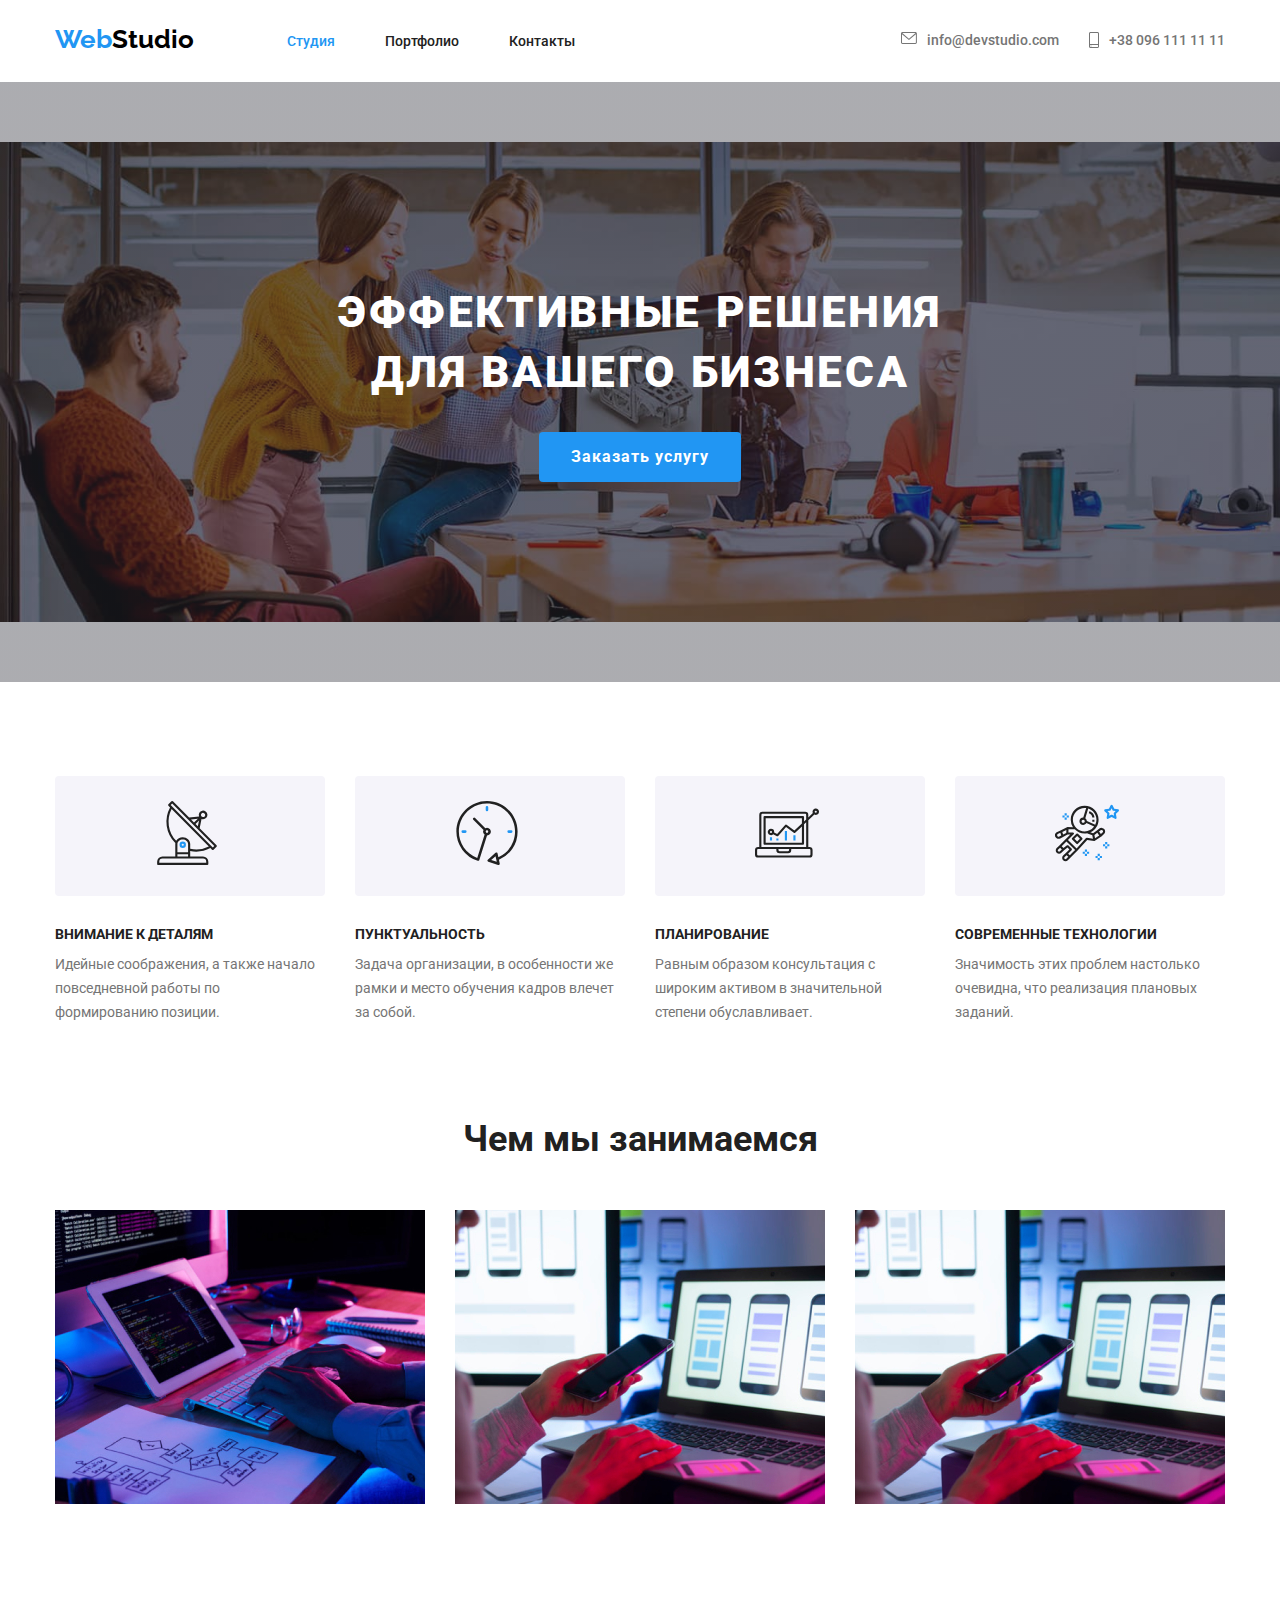
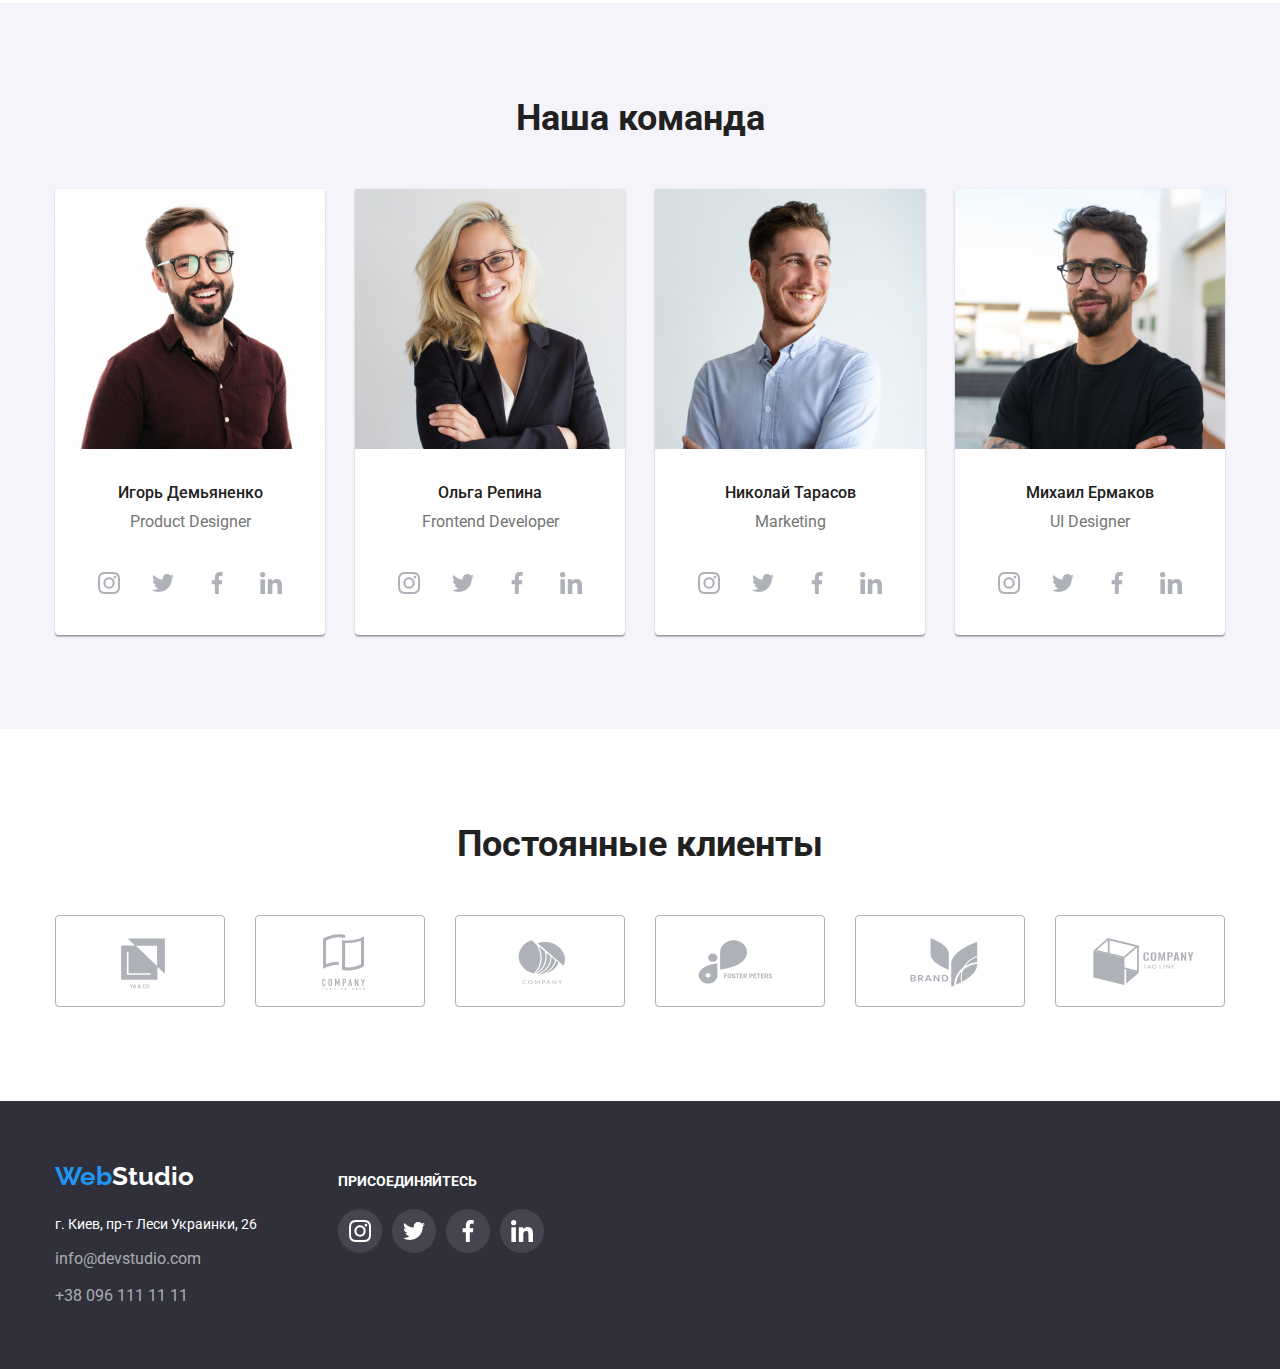
<file: index.html>
<!DOCTYPE html>
<html lang="ru">
<head>
  <meta charset="UTF-8">
  <meta http-equiv="X-UA-Compatible" content="IE=edge">
  <meta name="viewport" content="width=device-width, initial-scale=1.0">
  <link rel="stylesheet" href="./css/modern-normalize.css">
  <link rel="preconnect" href="https://fonts.googleapis.com">
  <link rel="preconnect" href="https://fonts.gstatic.com" crossorigin>
  <link href="https://fonts.googleapis.com/css2?family=Raleway:wght@700&family=Roboto:wght@400;500;700;900&display=swap"
    rel="stylesheet">
  <link rel="stylesheet" href="./css/style.css">
  <title>WebStudio</title>
</head>
<body>
  <!--header-->
  <header>
    <div class="container flex-box">
      <!--navigation-->
      <nav class="nav flex-box">
        <a href="./index.html" class="main-title">
          Web<span class="title-top">Studio</span>
        </a>
        <ul class="main-nav flex-box list">
          <li><a class="nav-link curent-page" href="./index.html">Студия</a></li>
          <li><a class="nav-link" href="./portofolio.html">Портфолио</a></li>
          <li><a class="nav-link" href="">Контакты</a></li>
        </ul>
      </nav>
        <!--some contact info-->  
      <div class="contact-nav flex-box">
        <a class="flex-box" href="mailto:info@devstudio.com">
          <svg class="icon-mail" width="16" height="12">
            <use href="./img/index/icons.svg#icon-mail"></use>
          </svg>
          info@devstudio.com
        </a>
        <a class="flex-box" href="tel:+380961111111">
          <svg class="icon-smartphone" width="10" height="16" >
            <use href="./img/index/icons.svg#icon-smartphone"></use>
          </svg>
          +38 096 111 11 11
        </a>
      </div>
    </div>
  </header>
  <main>
    <!--hero section-->
    <section class="hero">
      <div class="container"> 
        <h1 class="hero-title">Эффективные решения для вашего бизнеса</h1>
        <button type="button" class="hero-button button">Заказать услугу</button>
      </div>
    </section>
    <!--benefits-->
    <section class="section benefits">
      <div class="container"> 
        <h2 class="visually-hidden">Особенности</h2>
        <ul class="list benefits-elements flex-box">
          <li class="benefits-element">
            <div class="benefits-field flex-box" href="">
              <svg class="benefits-icon">
                <use href="./img/index/icons.svg#icon-antenna"></use>
              </svg>
            </div>
            <div>
              <h3>Внимание к деталям</h3>
              <p>Идейные соображения, а также начало повседневной работы по формированию позиции.</p>
            </div>
          </li>
          <li class="benefits-element">
              <div class="benefits-field  flex-box">
              <svg class="benefits-icon">
                <use href="./img/index/icons.svg#icon-clock"></use>
              </svg>                  
            </div>
           <div>
            <h3>Пунктуальность</h3>
            <p>Задача организации, в особенности же рамки и место обучения кадров влечет за собой.</p>
           </div>
          </li>
          <li class="benefits-element">
            <div class="benefits-field  flex-box">
              <svg class="benefits-icon">
                <use href="./img/index/icons.svg#icon-diagram"></use>
              </svg>                
            </div>
            <div>
              <h3>Планирование</h3>
              <p>Равным образом консультация с широким активом в значительной степени обуславливает.</p>
            </div>
          </li>
          <li class="benefits-element">
              <div class="benefits-field  flex-box">
              <svg class="benefits-icon">
                <use href="./img/index/icons.svg#icon-astronaut"></use>
              </svg>                
            </div>
            <div>
              <h3>Современные технологии</h3>
              <p>Значимость этих проблем настолько очевидна, что реализация плановых заданий.</p>
            </div>
          </li>
        </ul>
      </div>
    </section>
    <!--WhatWeDo-->
      <section class="section example">
        <div class="container">
        <h2 class="section-title">Чем мы занимаемся</h2>
        <ul class="list example-elements flex-box">
          <li class="example-elemnt"> 
            <img class="img"
            src="./img/index/whatwedo/box1.jpg" 
            alt="Десктопные приложения"
            width="370"
            ></li>
          <li class="example-elemnt"> 
            <img class="img"
            src="./img/index/whatwedo/box2.jpg" 
            alt="Мобильные приложения"
            width="370"
            ></li>
          <li class="example-elemnt"> 
            <img class="img"
            src="./img/index/whatwedo/box2.jpg" 
            alt="Дизайнерские решения"
            width="370"
            ></li>
        </ul>
        </div> 
      </section>
    <!--OurTeam-->
      <section class="section team">
        <div class="container">
          <h2 class="section-title title-team">Наша команда</h2>
          <ul class="list team-elements flex-box">
            <li class="team-element">
              <img class="img"
              src="./img/index/people/photo1.jpg" 
              alt="Игорь Демьяненко"
              width="270"
              >
              <div class="team-info">
                <h3>Игорь Демьяненко</h3>
                <p>Product Designer</p>
              </div>
              <ul class="list team-icon-list flex-box">
                <li>
                  <a class="team-icon-bg" href="">
                    <svg class="team-icon">
                      <use href="./img/index/icons.svg#icon-instagram"></use>
                    </svg>
                  </a>
                </li>
                <li>
                  <a class="team-icon-bg" href="">
                    <svg class="team-icon">
                      <use href="./img/index/icons.svg#icon-twitter"></use>
                    </svg>
                  </a>
                </li>
                <li>
                  <a class="team-icon-bg" href="">
                    <svg class="team-icon">
                      <use href="./img/index/icons.svg#icon-facebook"></use>
                    </svg>
                  </a>
                </li>
                <li>
                  <a class="team-icon-bg" href="">
                    <svg class="team-icon">
                      <use href="./img/index/icons.svg#icon-linkedin"></use>
                    </svg>
                  </a>
                </li>
              </ul>
            </li>
            <li class="team-element">
              <img class="img"
              src="./img/index/people/photo2.jpg" 
              alt="Ольга Репина"
              width="270"
              >
              <div class="team-info">
                <h3>Ольга Репина</h3>
                <p>Frontend Developer</p>
              </div>
              <ul class="list team-icon-list flex-box">
                <li>
                  <a class="team-icon-bg" href="">
                    <svg class="team-icon">
                      <use href="./img/index/icons.svg#icon-instagram"></use>
                    </svg>
                  </a>
                </li>
                <li>
                  <a class="team-icon-bg" href="">
                    <svg class="team-icon">
                      <use href="./img/index/icons.svg#icon-twitter"></use>
                    </svg>
                  </a>
                </li>
                <li>
                  <a class="team-icon-bg" href="">
                    <svg class="team-icon">
                      <use href="./img/index/icons.svg#icon-facebook"></use>
                    </svg>
                  </a>
                </li>
                <li>
                  <a class="team-icon-bg" href="">
                    <svg class="team-icon">
                      <use href="./img/index/icons.svg#icon-linkedin"></use>
                    </svg>
                  </a>
                </li>
              </ul>
            </li>
            <li class="team-element">
              <img class="img"
              src="./img/index/people/photo3.jpg" 
              alt="Николай Тарасов"
              width = "270"
              >
              <div class="team-info">
                <h3>Николай Тарасов</h3>
                <p>Marketing</p>
              </div>
              <ul class="list team-icon-list flex-box">
                <li>
                  <a class="team-icon-bg" href="">
                    <svg class="team-icon">
                      <use href="./img/index/icons.svg#icon-instagram"></use>
                    </svg>
                  </a>
                </li>
                <li>
                  <a class="team-icon-bg" href="">
                    <svg class="team-icon">
                      <use href="./img/index/icons.svg#icon-twitter"></use>
                    </svg>
                  </a>
                </li>
                <li>
                  <a class="team-icon-bg" href="">
                    <svg class="team-icon">
                      <use href="./img/index/icons.svg#icon-facebook"></use>
                    </svg>
                  </a>
                </li>
                <li>
                  <a class="team-icon-bg" href="">
                    <svg class="team-icon">
                      <use href="./img/index/icons.svg#icon-linkedin"></use>
                    </svg>
                  </a>
                </li>
              </ul>
            </li>
            <li class="team-element">
              <img class="img"
              src="./img/index/people/photo4.jpg" 
              alt="Михаил Ермаков"
              width="270"
              >
              <div class="team-info">
                <h3>Михаил Ермаков</h3>
                <p>UI Designer</p>
              </div>
              <ul class="list team-icon-list flex-box">
                <li>
                  <a class="team-icon-bg" href="">
                    <svg class="team-icon">
                      <use href="./img/index/icons.svg#icon-instagram"></use>
                    </svg>
                  </a>
                </li>
                <li>
                  <a class="team-icon-bg" href="">
                    <svg class="team-icon">
                      <use href="./img/index/icons.svg#icon-twitter"></use>
                    </svg>
                  </a>
                </li>
                <li>
                  <a class="team-icon-bg" href="">
                    <svg class="team-icon">
                      <use href="./img/index/icons.svg#icon-facebook"></use>
                    </svg>
                  </a>
                </li>
                <li>
                  <a class="team-icon-bg" href="">
                    <svg class="team-icon">
                      <use href="./img/index/icons.svg#icon-linkedin"></use>
                    </svg>
                  </a>
                </li>
              </ul>
            </li>
          </ul>
        </div>
      </section>
      <section class="section company">
        <h2 class="section-title">Постоянные клиенты</h2>
        <ul class="list company-list flex-box">
          <li class="company-list-item">
            <a class="company-icon-bg" href="">
              <svg class="company-icon">
                <use href="./img/index/icons.svg#icon-yaco"></use>
              </svg>
            </a>
          </li>
          <li class="company-list-item">
            <a class="company-icon-bg" href="">
              <svg class="company-icon">
                <use href="./img/index/icons.svg#icon-tagline"></use>
              </svg>
            </a>
          </li>
          <li class="company-list-item">
            <a class="company-icon-bg" href="">
              <svg class="company-icon">
                <use href="./img/index/icons.svg#icon-sliced"></use>
              </svg>
            </a>
          </li>
          <li class="company-list-item">
            <a class="company-icon-bg" href="">
              <svg class="company-icon">
                <use href="./img/index/icons.svg#icon-fosters"></use>
              </svg>
            </a>
          </li>
          <li class="company-list-item">
            <a class="company-icon-bg" href="">
              <svg class="company-icon">
                <use href="./img/index/icons.svg#icon-brand"></use>
              </svg>
            </a>
          </li>
          <li class="company-list-item">
            <a class="company-icon-bg" href="">
              <svg class="company-icon">
                <use href="./img/index/icons.svg#icon-company"></use>
              </svg>
            </a>
          </li>
        </ul>
      </section>
  </main>
  <footer class="footer">
      <div class="container flex-box">
        <div class="adress-container">
        <a href="./index.html" class="main-title footer-title ">Web<span class="title-bottom">Studio</span></a>
        <div class="adress">
          <address>
            <a href="" class="footer-adress">г. Киев, пр-т Леси Украинки, 26</a>
            <a href="mailto:info@devstudio.com" class="footer-link">info@devstudio.com</a>
            <a href="tel:+380961111111" class="footer-link">+38 096 111 11 11</a>
          </address>
        </div>
      </div>
        <div class="main-contact-container">
          <h2 class="contact-footer-title section-title">присоединяйтесь</h2>
          <ul class="list flex-box footer-link-list">
            <li class="footer-link-list-item">
              <a  class="footer-link-bg" href="">
                <svg class="footer-icon">
                  <use href="./img/index/icons.svg#icon-instagram"></use>
                </svg>
              </a>
            </li>
            <li  class="footer-link-list-item">
              <a class="footer-link-bg" href="">
                <svg class="footer-icon">
                  <use href="./img/index/icons.svg#icon-twitter"></use>
                </svg>
              </a>
            </li>
            <li  class="footer-link-list-item">
              <a class="footer-link-bg" href="">
                <svg class="footer-icon">
                  <use href="./img/index/icons.svg#icon-facebook"></use>
                </svg>
              </a>
            </li>
            <li  class="footer-link-list-item">
              <a class="footer-link-bg" href="">
                <svg class="footer-icon">
                  <use href="./img/index/icons.svg#icon-linkedin"></use>
                </svg>
              </a>
            </li>
          </ul>
        </div>
      </div>
  </footer>
</body>
</html>
</file>
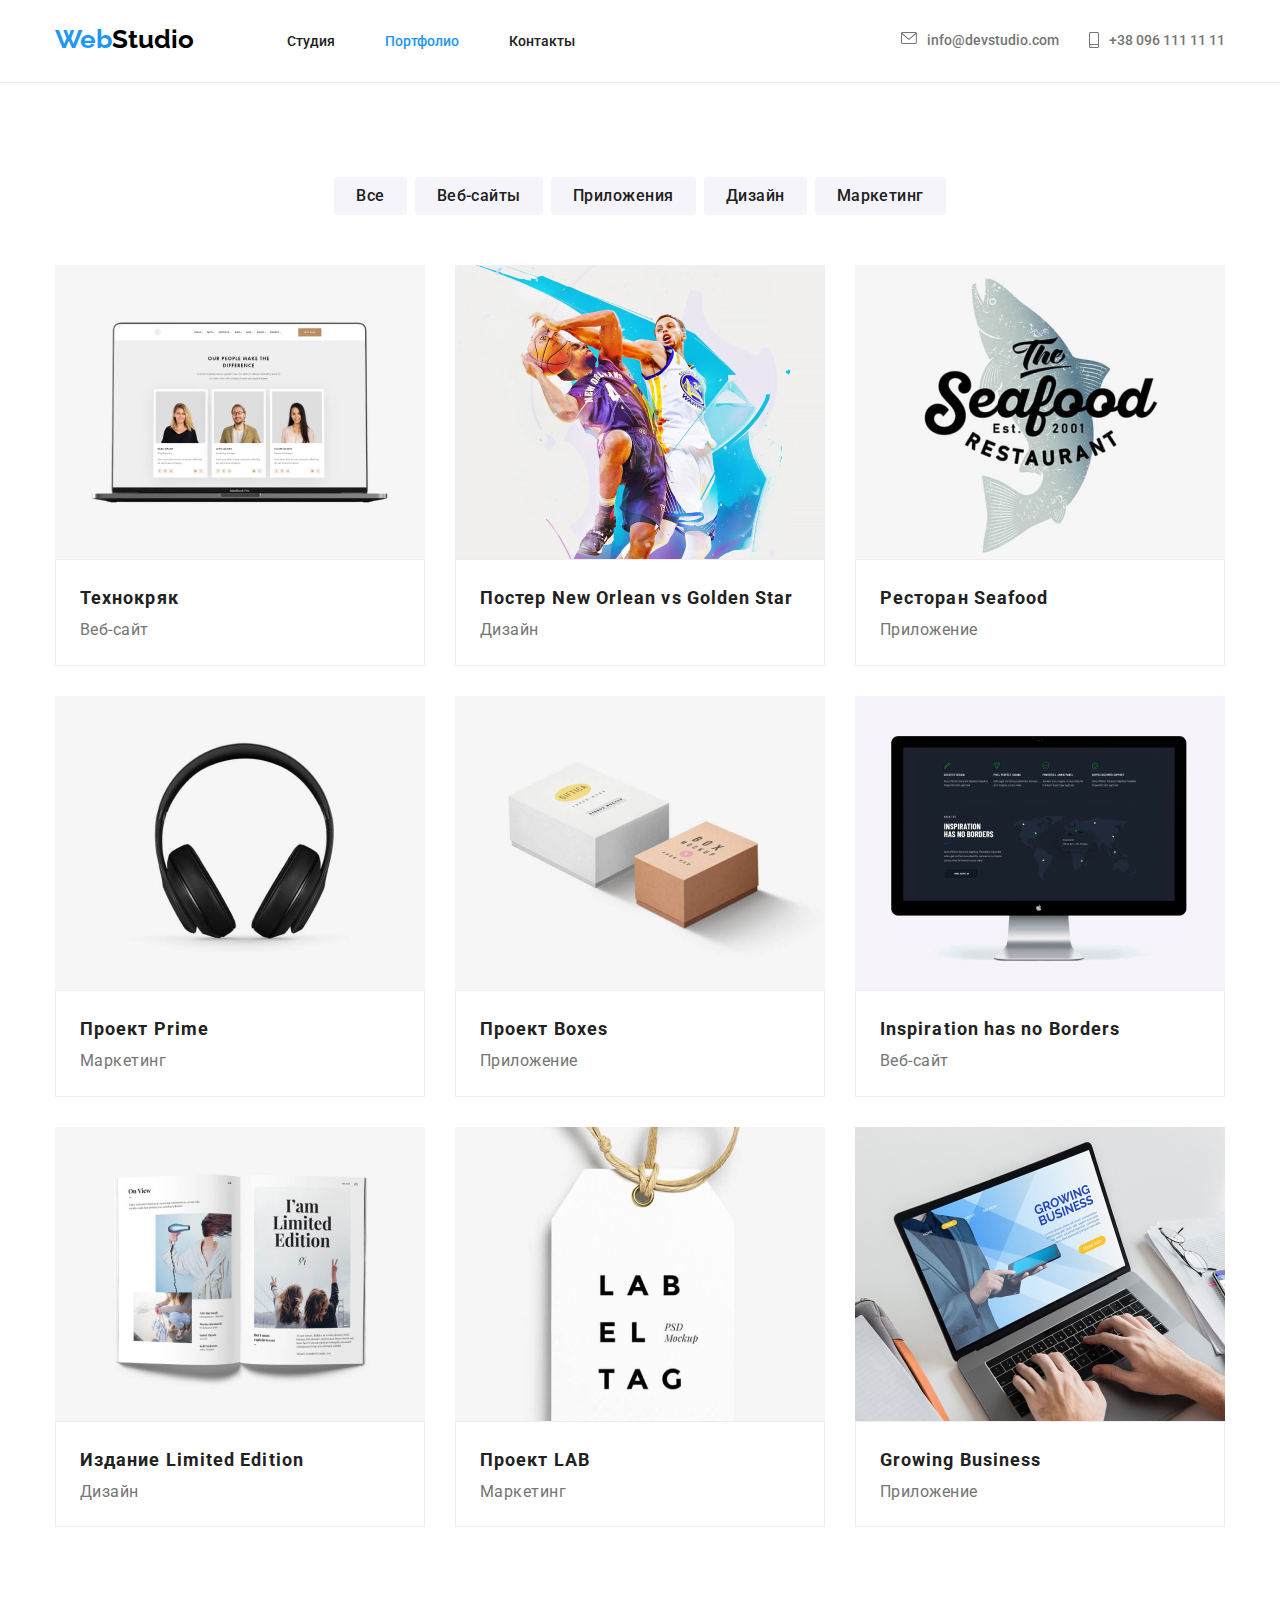
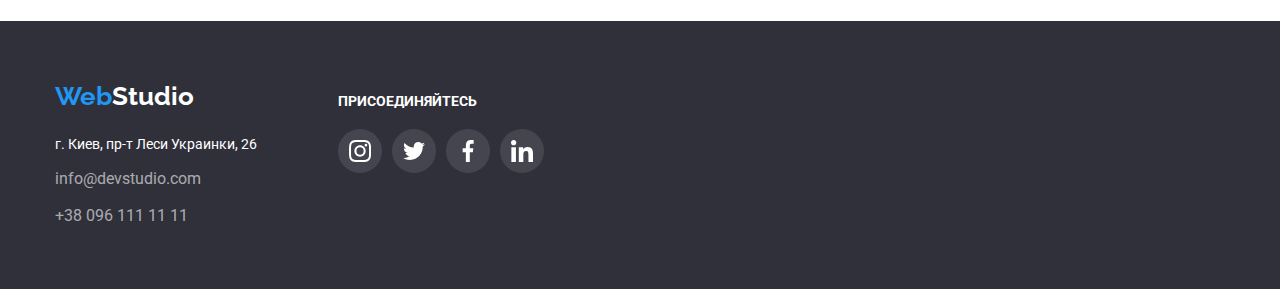
<file: portofolio.html>
<!DOCTYPE html>
<html lang="ru">
<head>
  <meta charset="UTF-8">
  <meta http-equiv="X-UA-Compatible" content="IE=edge">
  <meta name="viewport" content="width=device-width, initial-scale=1.0">
  <link rel="stylesheet" href="./css/modern-normalize.css">
  <link rel="preconnect" href="https://fonts.googleapis.com">
  <link rel="preconnect" href="https://fonts.gstatic.com" crossorigin>
  <link href="https://fonts.googleapis.com/css2?family=Raleway:wght@700&family=Roboto:wght@400;500;700;900&display=swap"
    rel="stylesheet">
  <link rel="stylesheet" href="./css/style.css">
  <title>WebStudio</title>
</head>

<body>
  <!--header-->
  <header class="header">
    <div class="container flex-box">
      <!--navigation-->
      <nav class="nav flex-box">
        <a href="./index.html" class="main-title">
          Web<span class="title-top">Studio</span>
        </a>
        <ul class="main-nav flex-box list">
          <li><a class="nav-link" href="./index.html">Студия</a></li>
          <li><a class="nav-link curent-page" href="./portofolio.html">Портфолио</a></li>
          <li><a class="nav-link" href="">Контакты</a></li>
        </ul>
      </nav>
        <!--some contact info-->  
      <div class="contact-nav flex-box">
        <a class="flex-box" href="mailto:info@devstudio.com">
          <svg class="icon-mail" width="16" height="12">
            <use href="./img/index/icons.svg#icon-mail"></use>
          </svg>
          info@devstudio.com
        </a>
        <a class="flex-box" href="tel:+380961111111">
          <svg class="icon-smartphone" width="10" height="16" >
            <use href="./img/index/icons.svg#icon-smartphone"></use>
          </svg>
          +38 096 111 11 11
        </a>
      </div>
    </div>
  </header>
  <main>
    <section class="section portofolio">
      <div class="container">
        <h1 class="visually-hidden">Портофолио</h1>
        <ul class="radio-controller flex-box list">
          <li><button type="button" class="portofolio-btn button">Все</button></li>
          <li><button type="button" class="portofolio-btn button">Веб-сайты</button></li>
          <li><button type="button" class="portofolio-btn button">Приложения</button></li>
          <li><button type="button" class="portofolio-btn button">Дизайн</button></li>
          <li><button type="button" class="portofolio-btn button">Маркетинг</button></li>
        </ul>
        <ul class="portofolio-elements list">
          <li class="portofolio-element">
            <img 
            src="./img/portofolio/technochryak.jpg" 
            alt="Изображение сайта: Технокряк"
            width="370"
            >
            <div class="portofolio-element-info">
              <h2>Технокряк</h2>
              <p>Веб-сайт</p>
            </div>
           
          </li>
          <li class="portofolio-element">
            <img 
            src="./img/portofolio/poster.jpg" 
            alt="Постер New Orlean vs Golden Star"
            width="370"
            >
            <div class="portofolio-element-info">
              <h2>Постер New Orlean vs Golden Star</h2>
              <p>Дизайн</p>
            </div>
            
          </li>
          <li class="portofolio-element">
            <img 
            src="./img/portofolio/seafood.jpg" 
            alt="Емблема ресторана"
            width="370"
            >
            <div class="portofolio-element-info">
              <h2>Ресторан Seafood</h2>
              <p>Приложение</p>
            </div>
            
          </li>
          <li class="portofolio-element">
            <img 
            src="./img/portofolio/prime.jpg" 
            alt="Наушники"
            width="370"
            >
            <div class="portofolio-element-info">
              <h2>Проект Prime</h2>
              <p>Маркетинг</p>
            </div>
          </li>
          <li class="portofolio-element">
            <img 
            src="./img/portofolio/boxes.jpg" 
            alt="Коробки"
            width="370"
            >
            <div class="portofolio-element-info">
              <h2>Проект Boxes</h2>
              <p>Приложение</p>
            </div>
            
          </li>
          <li class="portofolio-element">
            <img 
            src="./img/portofolio/borders.jpg" 
            alt="Изображение сайта Inspiration has no Borders"
            width="370"
            >
            <div class="portofolio-element-info">
              <h2 lang="en">Inspiration has no Borders</h2>
              <p>Веб-сайт</p>
            </div> 
          </li>
          <li class="portofolio-element">
            <img 
            src="./img/portofolio/edittion.jpg" 
            alt="Журнал Издания Limited Edition"
            width="370"
            >
            <div class="portofolio-element-info">
              <h2>Издание Limited Edition</h2>
              <p>Дизайн</p>
            </div>
          </li>
          <li class="portofolio-element">
            <img 
            src="./img/portofolio/lab.jpg" 
            alt="Емблема проекта Lab"
            width="370"
            >
            <div class="portofolio-element-info">
              <h2>Проект LAB</h2>
              <p>Маркетинг</p>
            </div> 
          </li>
          <li class="portofolio-element">
            <img 
            src="./img/portofolio/biz.jpg" 
            alt="Изображение приложения Growing Business"
            width="370"
            >
            <div class="portofolio-element-info">
              <h2>Growing Business</h2>
              <p>Приложение</p>
            </div>
          </li>
        </ul>
      </div>
    </section>
  </main>
  <footer class="footer">
    <div class="container flex-box">
      <div class="adress-container">
      <a href="./index.html" class="main-title footer-title ">Web<span class="title-bottom">Studio</span></a>
      <div class="adress">
        <address>
          <a href="" class="footer-adress">г. Киев, пр-т Леси Украинки, 26</a>
          <a href="mailto:info@devstudio.com" class="footer-link">info@devstudio.com</a>
          <a href="tel:+380961111111" class="footer-link">+38 096 111 11 11</a>
        </address>
      </div>
    </div>
      <div class="main-contact-container">
        <h2 class="contact-footer-title section-title">присоединяйтесь</h2>
        <ul class="list flex-box footer-link-list">
          <li class="footer-link-list-item">
            <a  class="footer-link-bg" href="">
              <svg class="footer-icon">
                <use href="./img/index/icons.svg#icon-instagram"></use>
              </svg>
            </a>
          </li>
          <li  class="footer-link-list-item">
            <a class="footer-link-bg" href="">
              <svg class="footer-icon">
                <use href="./img/index/icons.svg#icon-twitter"></use>
              </svg>
            </a>
          </li>
          <li  class="footer-link-list-item">
            <a class="footer-link-bg" href="">
              <svg class="footer-icon">
                <use href="./img/index/icons.svg#icon-facebook"></use>
              </svg>
            </a>
          </li>
          <li  class="footer-link-list-item">
            <a class="footer-link-bg" href="">
              <svg class="footer-icon">
                <use href="./img/index/icons.svg#icon-linkedin"></use>
              </svg>
            </a>
          </li>
        </ul>
      </div>
    </div>
</footer>
  </body>
  </html>
</file>
<file: css/style.css>
/* background color #FFFFFF*/
/* primary text color #212121 */
/* secondary text color #757575*/
/* link text color rgba(255, 255, 255, 0.8)*/
/* accent color #2196F3*/
/* 1st additional color #000000*/
/* 2nd additional color #2F303A*/
/* 3d additional color #F5F4FA*/
/* border color #eeeeee*/
/* icon color #AFB1B8*/
/* benefits icon bg-colod #F5F4FA*/
:root {
  --title-title-color: #2196F3;
  --background-color: #FFFFFF;
  --title-text-color: #212121;
  --primary-text-color: #757575;
  --secondary-text-color: rgba(255, 255, 255, 0.6);
  --accent-color: #2196F3;
  --first-additional-color: #000000;
  --second-additional-color: #2F303A;
  --third-additional-color: #F5F4FA;
  --border-color: #eeeeee;
  --header-border-color: #ececec;
  --team-icon-color: #AFB1B8;
  --company-icon-color: #AFB1B8;
  --benefits-icon-bg-color: #F5F4FA;
}

body {
  background-color: var(--background-color);
  font-family: Roboto, sans-serif;
  color: var(--primary-text-color);
}

/*common  style*/
.container{
  width: 1200px;
  padding-left: 15px;
  padding-right: 15px;
  margin-left: auto;
  margin-right: auto;
}
.flex-box{
  display: flex;
}
.list{
  margin: 0px;
  padding: 0px;
  list-style-type: none;
}
.button{
  font-family: inherit;
  cursor: pointer;
}
.visually-hidden {
  position: absolute;
  width: 1px;
  height: 1px;
  margin: -1px;
  padding: 0;
  overflow: hidden;
  border: 0;
  clip: rect(0 0 0 0);
}
.section{
  padding-top: 94px;
  padding-bottom: 94px;
}
.section-title{
  margin: 0px;
  text-align: center;
  font-weight: 700;
  font-size: 36px;
  line-height: calc(42/36);
  color: var(--title-text-color);
}
/* header*/
.main-title{
  padding-top: 24px;
  padding-bottom: 25px;
  font-family: 'Raleway', sans-serif;
  font-weight: 700;
  font-size: 26px;
  line-height: calc(31/26);
  color: var(--title-title-color);
  text-decoration: none;
}
.title-top{
  color: var(--first-additional-color);
}
.main-nav{
  margin-left: 93px;
  margin-top: 0px;
  margin-bottom: 0px;
  padding-left: 0px;
} 
.main-nav li{
  padding-top: 32px;
  padding-bottom: 32px;
}
.nav-link{
  font-weight: 500;
  font-size: 14px;
  line-height: calc(16/14);
  text-decoration: none;
  color: var(--title-text-color);
}
.main-nav li:not(:last-child){
  margin-right: 50px;
}
.contact-nav{
  margin-left: auto;
}
.contact-nav a{
  padding-top: 32px;
  padding-bottom: 32px;
  text-decoration: none;
  font-weight: 500;
  font-size: 14px;
  line-height: calc(16/14);
  color: var(--primary-text-color);
}
.icon-mail, .icon-smartphone{
  margin-right: 10px;
  fill: currentColor;
}
.contact-nav a:not(:last-child){
  margin-right: 30px;
}
.nav-link:hover,
.nav-link:focus{
  color: var(--accent-color);
}
.curent-page{
  color: var(--accent-color);
}
.contact-nav a:hover,
.contact-nav a:focus{
  color: var(--accent-color);
}
.header{
  border-bottom: solid 1px var(--header-border-color);
}
/*foooter*/
.footer{
  background-color: var(--second-additional-color);
}

.adress-container{
  margin-top: 60px;
  margin-bottom: 60px;
}
.title-bottom{
  color: var(--background-color);
}
.adress{
  width: 213px;
}
.adress address{
  display: flex;
  flex-direction: column;
}
.adress a:first-child{
  margin-top: 20px;
  font-style: normal;
  font-weight: 400;
  font-size: 14px;
  line-height: calc(24/14);
  text-decoration: none;
  color: var(--background-color);
}
.adress a:not(:first-child){
  margin-top: 9px;
  font-style: normal;
  font-weight: 400;
  line-height: calc(24/14);
  text-decoration: none;
  color: var(--secondary-text-color);
}
.main-contact-container{
  margin-left: 70px;
  padding-top: 72px;
}
.contact-footer-title{
  text-align: left;
  font-weight: 700;
  font-size: 14px;
  line-height: calc(16/14);
  text-transform: uppercase;
  color: var(--background-color);
}
.footer-link-list{
  margin-top: 20px;
}
.footer-link-bg{
  display: flex;
  justify-content: center;
  align-items: center;
  width: 44px;
  height: 44px;
  background-image: linear-gradient(rgba(255, 255, 255, 0.1), rgba(255, 255, 255, 0.1));
  border-radius: 50%;
}
.footer-icon{
  width: 22px;
  height: 22px;
  fill: var(--background-color);
}
.footer-link-bg:hover,
.footer-link-bg:focus{
  background-color: var(--accent-color);
}
.footer-link-list-item:not(:last-child){
  margin-right: 10px;
}
/* hero*/
.hero{
  text-align: center;
  padding-top: 200px;
  padding-bottom: 200px;
  background-image: linear-gradient(rgba(47, 48, 58, 0.4), rgba(47, 48, 58, 0.4)), 
  url(../img/index/background/hero-bg.jpg);
  background-repeat: no-repeat;
  background-position: center;
  background-size: contain;
}
.hero-title{
  margin-left: auto;
  margin-right: auto;
  margin: 0px auto 30px auto;
  text-align: center;
  width: 696px;
  font-weight: 900;
  font-size: 44px;
  line-height:calc(60/44);
  color: var(--background-color);
  letter-spacing: 0.06em;
  text-transform: uppercase;
}
.hero-button{
  align-items: center;
  background-color: var(--accent-color);
  font-weight: 700;
  font-size: 16px;
  line-height: calc(30/16);
  letter-spacing: 0.06em;
  color: var(--background-color);
  border: none;
  border-radius: 4px;
  padding: 10px 32px;
  
}
/* benefits*/
.benefits{
  padding-bottom: 0px;
}
.benefits-field{
  width: 270px;
  height: 120px;
  border-radius: 4px;
  margin-bottom: 30px;
  background-color: var(--benefits-icon-bg-color);
  justify-content: center;
  align-items: center;
}
.benefits-icon{
  width: 70px;
  height: 70px;
}
.benefits-element{
  width: 270px;
}
.benefits-element h3{
  margin: 0px;
  margin-bottom: 10px;
  font-size: 14px;
  font-weight: 700;
  line-height: calc(16/14);
  color: var(--title-text-color);
  text-transform: uppercase;
}
.benefits-element p{
  margin: 0px;
  font-weight: 400;
  font-size: 14px;
  line-height: calc(24/14);
}
.benefits-element:not(:last-child){
  margin-right: 30px;
}
/* WWD*/
.example-elements{
  margin-top: 50px;
}
.example-elemnt:not(:last-child){
    margin-right: 30px;
}

/* team*/
.title-team{
  margin-bottom: 50px;
}
.team{
  background-color: var(--third-additional-color);
}
.team-elements{
  margin: 0px;
  padding: 0px;
}
.team-element{
  box-shadow: 0px 2px 1px 0px #00000033,  0px 1px 1px 0px #00000024,
  0px 1px 3px 0px #0000001F;
  background-color: var(--background-color);
  width: 270px;
  border-bottom-left-radius: 4px;
  border-bottom-right-radius: 4px;
}
.team-info{
  text-align: center;
  margin-top: 30px;
  margin-bottom: 30px;
}
.team-info h3, p{
  margin: 0px;
}
.team-info h3{
  font-weight: 500;
  font-size: 16px;
  line-height: calc(19/16);
  color: var(--title-text-color);
  margin-bottom: 10px;
}
.team-info p{
  font-weight: 400;
  font-size: 16px;
  line-height: calc(19/16);
}
.team-element:not(:last-child){
  margin-right: 30px;
}
.team-icon-bg{
  align-items: center;
  justify-content: center;
  display: flex;
  width: 44px;
  height: 44px;
  border-radius: 50%;
  color: var(--team-icon-color);
}
.team-icon-list{
  justify-content: center;
  margin-bottom: 30px;
}
.team-icon{
  fill: currentColor;
  width: 22px;
  height: 22px;
}
.team-icon-list li:not(:last-child){
  margin-right: 10px;
}
.team-icon-bg:hover,
.team-icon-bg:focus{
  color: var(--background-color);
  background-color: var(--accent-color);
}
/* conpany*/
.company-list{
  margin-top: 50px;
  justify-content: center;
}
.company-icon-bg{
  width: 170px;
  height: 92px;
  border: solid 1px var(--company-icon-color);
  border-radius: 4px;
  display: flex;
  justify-content: center;
  align-items: center;
  color: var(--company-icon-color);
}
.company-icon{
  fill: currentColor;
  width: 106px;
  height: 60px;
}
.company-icon-bg:hover,
.company-icon-bg:focus{
  color: var(--accent-color);
  border-color: var(--accent-color);
}
.company-list-item:not(:last-child){
  margin-right: 30px;
}
/* portofolio*/
/*radio controller*/
.radio-controller{
  margin-top: 0px;
  margin-bottom: 50px;
  padding-left: 0px;
  justify-content: center;
}
.portofolio-btn {
  border-radius: 4px;
  padding: 6px 22px;
  font-weight: 500;
  font-size: 16px;
  line-height: 1.6;
  text-align: center;
  letter-spacing: 0.03em;
  color: var(--title-text-color);
  background-color: var(--third-additional-color);
  border-style: none;
}
.radio-controller li:not(:last-child){
  margin-right: 8px;
}

.portofolio-btn:hover,
.portofolio-btn:focus {
  box-shadow: 0px 2px 2px 0px rgba(0, 0, 0, 0.12),
  0px 1px 2px 0px rgba(0, 0, 0, 0.08);
  color: var(--background-color);
  background-color: var(--accent-color);
}

/*content*/
.portofolio{
  padding-bottom: 94px;
}
.portofolio-elements{
  margin-top: 0px;
  margin-bottom: 0px;
  padding-left: 0px;
  display: flex;
  flex-wrap: wrap;
}
.portofolio-element{
  cursor: pointer;
}
.portofolio-element:hover,
.portofolio-element:focus{
  box-shadow: 1px 4px 6px 0px rgba(0, 0, 0, 0.16),
  0px 4px 4px 0px rgba(0, 0, 0, 0.06);
}
.portofolio-element:not(:nth-child(3n)){
  margin-right: 30px;
}
.portofolio-element:not(:nth-last-child(-n+3)){
  margin-bottom: 30px;
}
.portofolio-element h2 {
  margin: 0px;
  font-weight: 700;
  font-size: 18px;
  line-height: 2;
  letter-spacing: 0.06em;
  color: var(--title-text-color);
}
.portofolio-element-info{
 padding: 20px 24px;
 border: solid 1px var(--border-color);
}
.portofolio-element img{
  display:block;
}
.portofolio-element p {
  margin-top: 0px;
  margin-bottom: 0px;
  font-size: 16px;
  line-height: 1.8;
  letter-spacing: 0.03em; 
}
</file>
